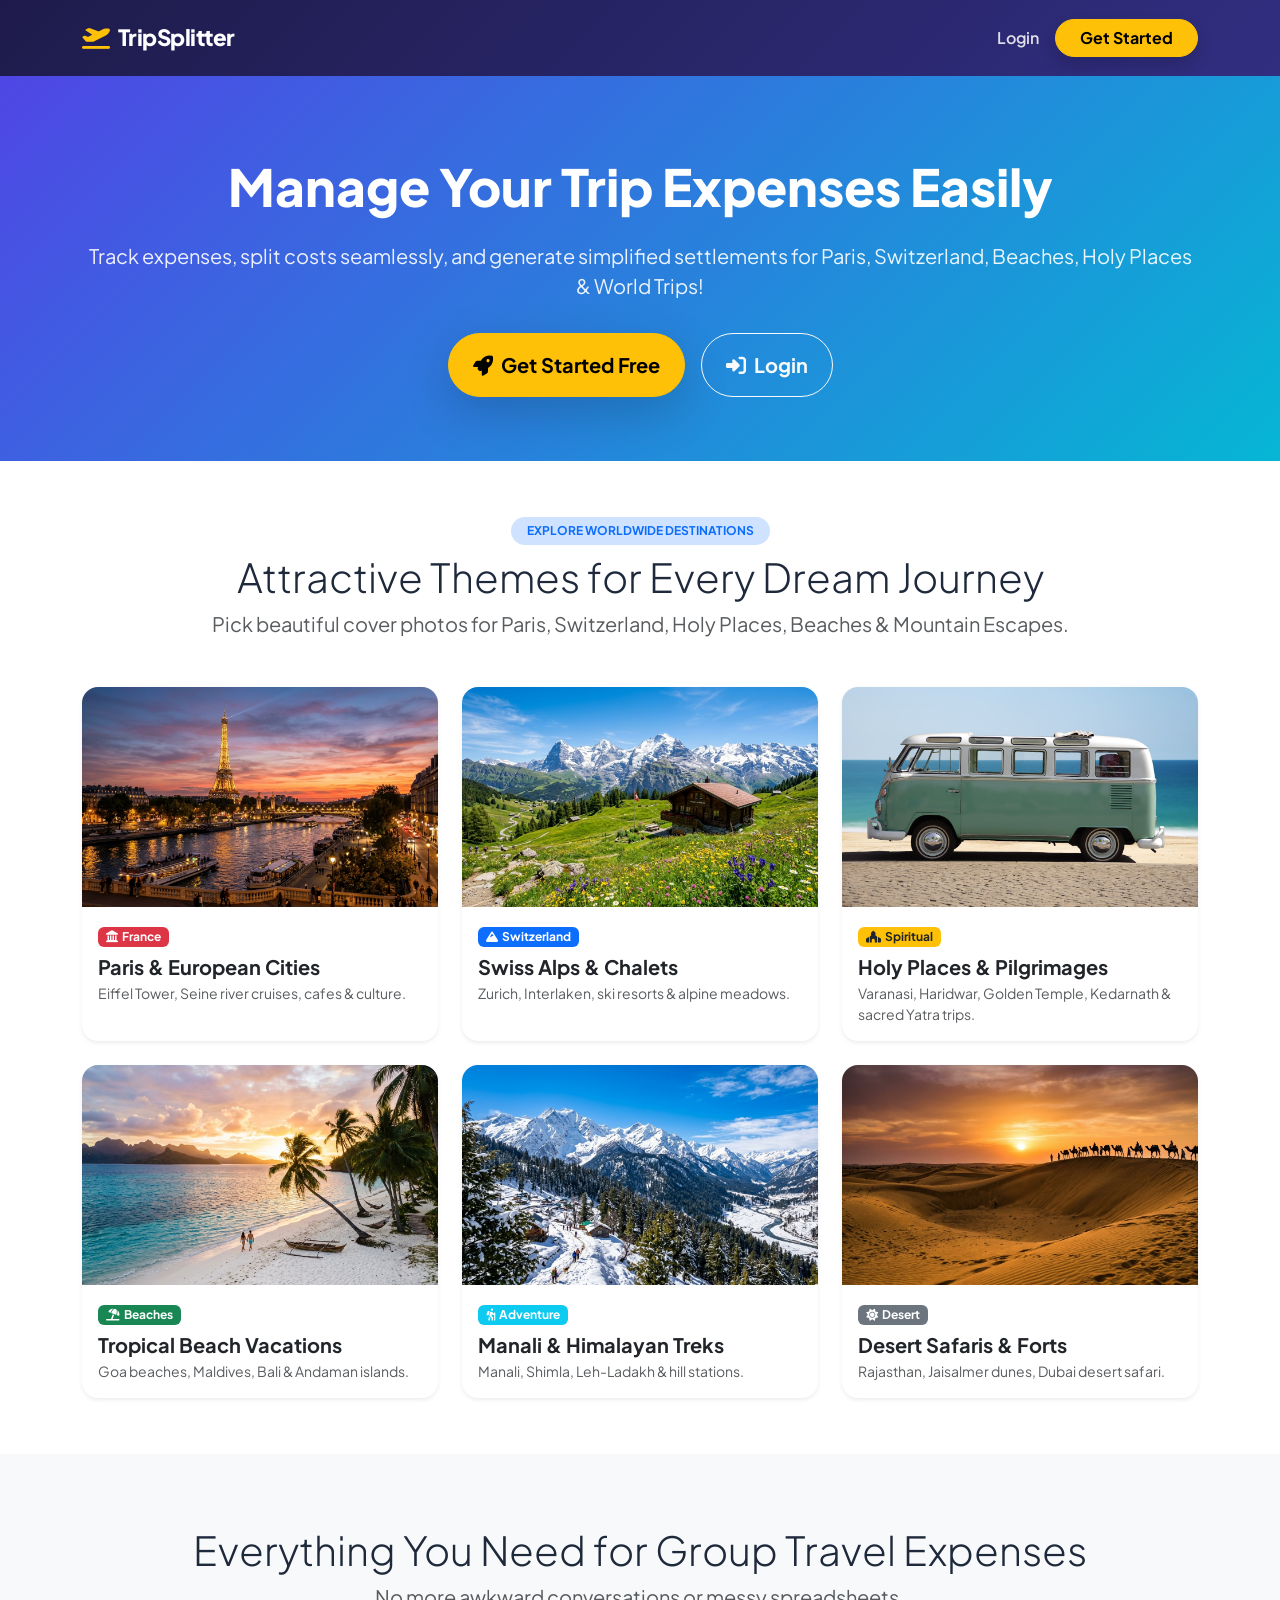
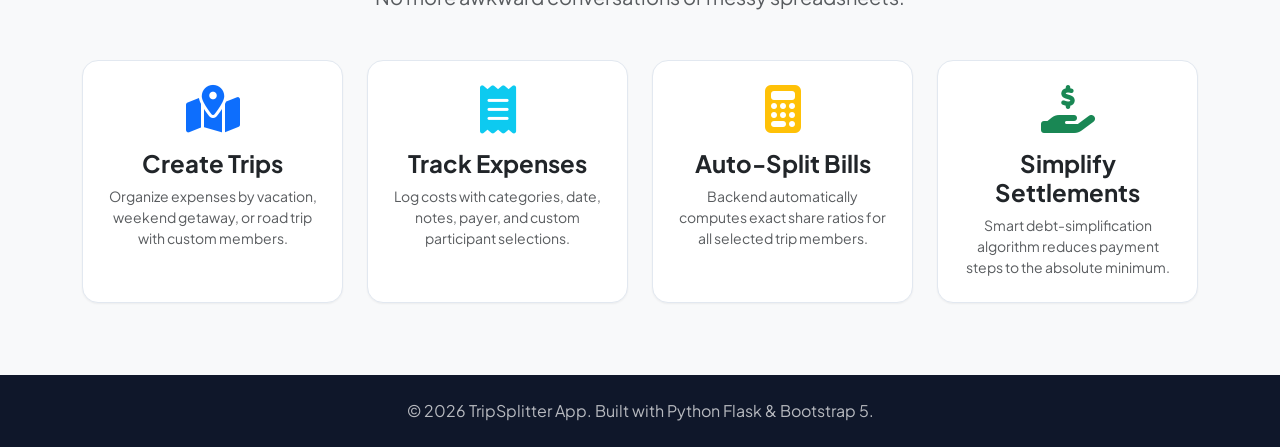
<file: frontend/index.html>
<!DOCTYPE html>
<html lang="en">
<head>
    <meta charset="UTF-8">
    <meta name="viewport" content="width=device-width, initial-scale=1.0">
    <title>Trip Expense Management & Sharing</title>
    <link href="https://cdn.jsdelivr.net/npm/bootstrap@5.3.0/dist/css/bootstrap.min.css" rel="stylesheet">
    <link href="https://cdnjs.cloudflare.com/ajax/libs/font-awesome/6.4.0/css/all.min.css" rel="stylesheet">
    <link href="https://fonts.googleapis.com/css2?family=Plus+Jakarta+Sans:wght@400;500;600;700;800&display=swap" rel="stylesheet">
    <link rel="stylesheet" href="css/style.css">
</head>
<body>

    <!-- Navbar -->
    <nav class="navbar navbar-expand-lg navbar-dark navbar-custom py-3">
        <div class="container">
            <a class="navbar-brand d-flex align-items-center gap-2" href="index.html">
                <i class="fas fa-plane-departure text-warning"></i>
                <span>TripSplitter</span>
            </a>
            <button class="navbar-toggler" type="button" data-bs-toggle="collapse" data-bs-target="#navbarNav">
                <span class="navbar-toggler-icon"></span>
            </button>
            <div class="collapse navbar-collapse" id="navbarNav">
                <ul class="navbar-nav ms-auto align-items-center gap-2">
                    <li class="nav-item"><a class="nav-link text-white fw-semibold" href="login.html">Login</a></li>
                    <li class="nav-item">
                        <a class="btn btn-warning fw-bold px-4 rounded-pill shadow" href="register.html">Get Started</a>
                    </li>
                </ul>
            </div>
        </div>
    </nav>

    <!-- Hero Section -->
    <header class="hero-section text-center">
        <div class="container">
            <h1 class="hero-title">Manage Your Trip Expenses Easily</h1>
            <p class="hero-subtitle">
                Track expenses, split costs seamlessly, and generate simplified settlements for Paris, Switzerland, Beaches, Holy Places & World Trips!
            </p>
            <div class="d-flex justify-content-center gap-3">
                <a href="register.html" class="btn btn-warning btn-lg fw-bold px-4 py-3 rounded-pill shadow-lg">
                    <i class="fas fa-rocket me-2"></i>Get Started Free
                </a>
                <a href="login.html" class="btn btn-outline-light btn-lg fw-bold px-4 py-3 rounded-pill">
                    <i class="fas fa-sign-in-alt me-2"></i>Login
                </a>
            </div>
        </div>
    </header>

    <!-- Featured Travel Destinations Gallery -->
    <section class="py-5 bg-white">
        <div class="container py-2">
            <div class="text-center mb-5">
                <span class="badge bg-primary-subtle text-primary fw-bold text-uppercase px-3 py-2 rounded-pill mb-2">Explore Worldwide Destinations</span>
                <h2 class="fw-extrabold display-6">Attractive Themes for Every Dream Journey</h2>
                <p class="text-muted fs-5">Pick beautiful cover photos for Paris, Switzerland, Holy Places, Beaches & Mountain Escapes.</p>
            </div>

            <div class="row row-cols-1 row-cols-md-2 row-cols-lg-3 g-4">
                <!-- Card 1: Paris -->
                <div class="col">
                    <div class="card card-custom h-100 shadow-sm border-0">
                        <img src="images/paris.jpg" class="card-img-top" style="height:220px; object-fit:cover;" alt="Paris, France">
                        <div class="card-body">
                            <span class="badge bg-danger mb-2"><i class="fas fa-landmark me-1"></i>France</span>
                            <h5 class="fw-bold mb-1">Paris & European Cities</h5>
                            <p class="text-muted small mb-0">Eiffel Tower, Seine river cruises, cafes & culture.</p>
                        </div>
                    </div>
                </div>

                <!-- Card 2: Switzerland -->
                <div class="col">
                    <div class="card card-custom h-100 shadow-sm border-0">
                        <img src="images/switzerland.jpg" class="card-img-top" style="height:220px; object-fit:cover;" alt="Switzerland Alps">
                        <div class="card-body">
                            <span class="badge bg-primary mb-2"><i class="fas fa-mountain me-1"></i>Switzerland</span>
                            <h5 class="fw-bold mb-1">Swiss Alps & Chalets</h5>
                            <p class="text-muted small mb-0">Zurich, Interlaken, ski resorts & alpine meadows.</p>
                        </div>
                    </div>
                </div>

                <!-- Card 3: Holy Places -->
                <div class="col">
                    <div class="card card-custom h-100 shadow-sm border-0">
                        <img src="images/holy_places.jpg" class="card-img-top" style="height:220px; object-fit:cover;" alt="Holy Places">
                        <div class="card-body">
                            <span class="badge bg-warning text-dark mb-2"><i class="fas fa-place-of-worship me-1"></i>Spiritual</span>
                            <h5 class="fw-bold mb-1">Holy Places & Pilgrimages</h5>
                            <p class="text-muted small mb-0">Varanasi, Haridwar, Golden Temple, Kedarnath & sacred Yatra trips.</p>
                        </div>
                    </div>
                </div>

                <!-- Card 4: Tropical Beach -->
                <div class="col">
                    <div class="card card-custom h-100 shadow-sm border-0">
                        <img src="images/beach.jpg" class="card-img-top" style="height:220px; object-fit:cover;" alt="Tropical Beach">
                        <div class="card-body">
                            <span class="badge bg-success mb-2"><i class="fas fa-umbrella-beach me-1"></i>Beaches</span>
                            <h5 class="fw-bold mb-1">Tropical Beach Vacations</h5>
                            <p class="text-muted small mb-0">Goa beaches, Maldives, Bali & Andaman islands.</p>
                        </div>
                    </div>
                </div>

                <!-- Card 5: Mountains -->
                <div class="col">
                    <div class="card card-custom h-100 shadow-sm border-0">
                        <img src="images/mountains.jpg" class="card-img-top" style="height:220px; object-fit:cover;" alt="Mountains">
                        <div class="card-body">
                            <span class="badge bg-info mb-2"><i class="fas fa-hiking me-1"></i>Adventure</span>
                            <h5 class="fw-bold mb-1">Manali & Himalayan Treks</h5>
                            <p class="text-muted small mb-0">Manali, Shimla, Leh-Ladakh & hill stations.</p>
                        </div>
                    </div>
                </div>

                <!-- Card 6: Desert -->
                <div class="col">
                    <div class="card card-custom h-100 shadow-sm border-0">
                        <img src="images/desert.jpg" class="card-img-top" style="height:220px; object-fit:cover;" alt="Desert Safari">
                        <div class="card-body">
                            <span class="badge bg-secondary mb-2"><i class="fas fa-sun me-1"></i>Desert</span>
                            <h5 class="fw-bold mb-1">Desert Safaris & Forts</h5>
                            <p class="text-muted small mb-0">Rajasthan, Jaisalmer dunes, Dubai desert safari.</p>
                        </div>
                    </div>
                </div>
            </div>
        </div>
    </section>

    <!-- Features Section -->
    <section class="py-5 bg-light">
        <div class="container py-4">
            <div class="text-center mb-5">
                <h2 class="fw-800 display-6">Everything You Need for Group Travel Expenses</h2>
                <p class="text-muted fs-5">No more awkward conversations or messy spreadsheets.</p>
            </div>
            <div class="row g-4">
                <div class="col-md-3">
                    <div class="card card-custom h-100 p-4 text-center">
                        <div class="mb-3 text-primary">
                            <i class="fas fa-map-marked-alt fa-3x"></i>
                        </div>
                        <h4 class="fw-bold mb-2">Create Trips</h4>
                        <p class="text-muted small mb-0">Organize expenses by vacation, weekend getaway, or road trip with custom members.</p>
                    </div>
                </div>
                <div class="col-md-3">
                    <div class="card card-custom h-100 p-4 text-center">
                        <div class="mb-3 text-info">
                            <i class="fas fa-receipt fa-3x"></i>
                        </div>
                        <h4 class="fw-bold mb-2">Track Expenses</h4>
                        <p class="text-muted small mb-0">Log costs with categories, date, notes, payer, and custom participant selections.</p>
                    </div>
                </div>
                <div class="col-md-3">
                    <div class="card card-custom h-100 p-4 text-center">
                        <div class="mb-3 text-warning">
                            <i class="fas fa-calculator fa-3x"></i>
                        </div>
                        <h4 class="fw-bold mb-2">Auto-Split Bills</h4>
                        <p class="text-muted small mb-0">Backend automatically computes exact share ratios for all selected trip members.</p>
                    </div>
                </div>
                <div class="col-md-3">
                    <div class="card card-custom h-100 p-4 text-center">
                        <div class="mb-3 text-success">
                            <i class="fas fa-hand-holding-usd fa-3x"></i>
                        </div>
                        <h4 class="fw-bold mb-2">Simplify Settlements</h4>
                        <p class="text-muted small mb-0">Smart debt-simplification algorithm reduces payment steps to the absolute minimum.</p>
                    </div>
                </div>
            </div>
        </div>
    </section>

    <!-- Footer -->
    <footer class="text-center py-4">
        <div class="container">
            <p class="mb-0">&copy; 2026 TripSplitter App. Built with Python Flask & Bootstrap 5.</p>
        </div>
    </footer>

    <script src="https://cdn.jsdelivr.net/npm/bootstrap@5.3.0/dist/js/bootstrap.bundle.min.js"></script>
    <script src="js/config.js"></script>
    <script src="js/auth.js"></script>
</body>
</html>
</file>
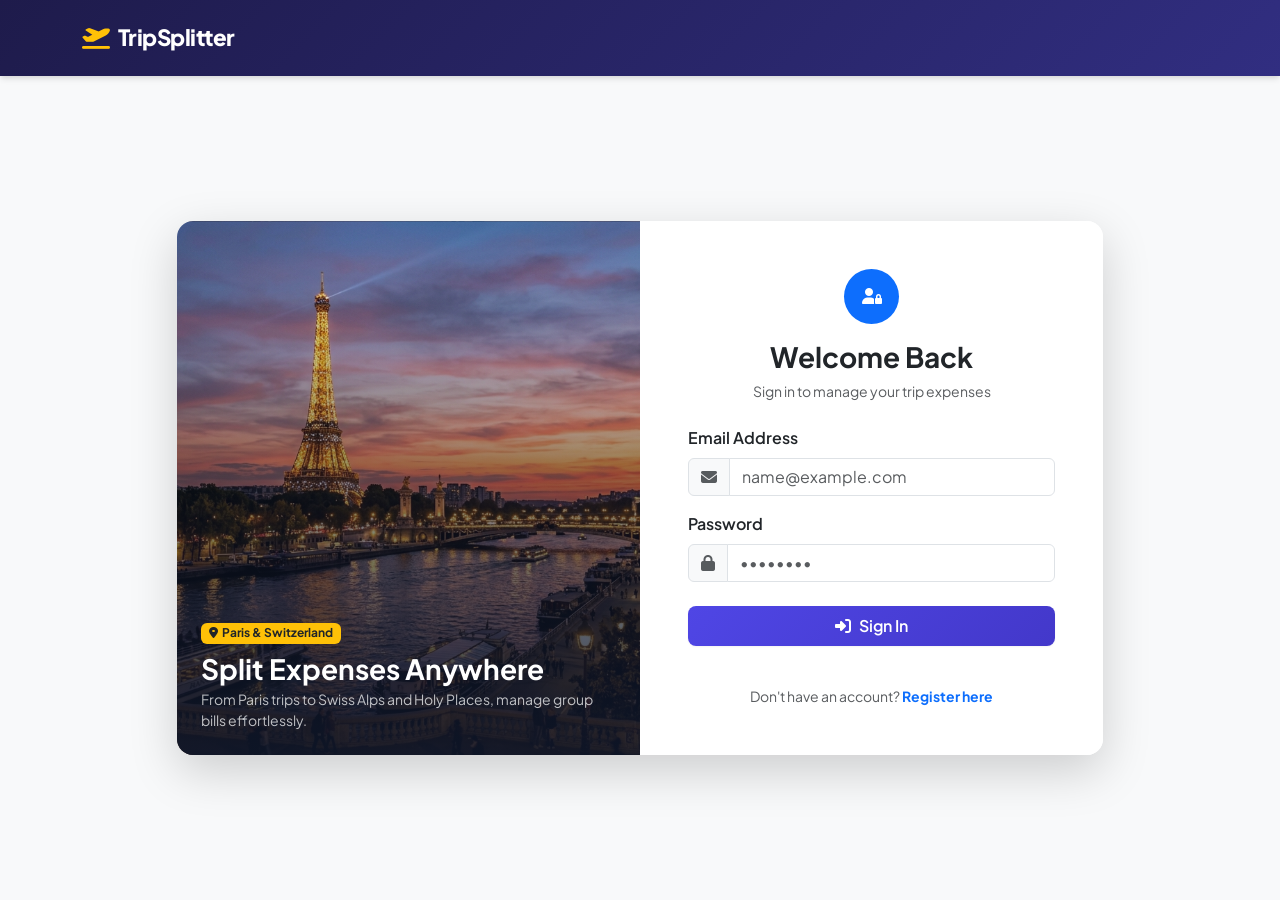
<file: frontend/create-trip.html>
<!DOCTYPE html>
<html lang="en">
<head>
    <meta charset="UTF-8">
    <meta name="viewport" content="width=device-width, initial-scale=1.0">
    <title>Create Trip - Trip Expense Management</title>
    <link href="https://cdn.jsdelivr.net/npm/bootstrap@5.3.0/dist/css/bootstrap.min.css" rel="stylesheet">
    <link href="https://cdnjs.cloudflare.com/ajax/libs/font-awesome/6.4.0/css/all.min.css" rel="stylesheet">
    <link href="https://fonts.googleapis.com/css2?family=Plus+Jakarta+Sans:wght@400;500;600;700;800&display=swap" rel="stylesheet">
    <link rel="stylesheet" href="css/style.css">
</head>
<body class="bg-light">

    <!-- Navbar -->
    <nav class="navbar navbar-expand-lg navbar-dark navbar-custom py-3">
        <div class="container">
            <a class="navbar-brand d-flex align-items-center gap-2" href="dashboard.html">
                <i class="fas fa-plane-departure text-warning"></i>
                <span>TripSplitter</span>
            </a>
            <div class="d-flex align-items-center gap-3">
                <span class="text-white fw-semibold">
                    <i class="fas fa-user-circle text-warning me-1"></i><span id="nav-user-name">User</span>
                </span>
                <button id="logout-btn" class="btn btn-outline-light btn-sm px-3 rounded-pill">
                    <i class="fas fa-sign-out-alt me-1"></i>Logout
                </button>
            </div>
        </div>
    </nav>

    <!-- Create Trip Form Container -->
    <div class="container py-5">
        <div class="row justify-content-center">
            <div class="col-lg-10">
                <div class="card card-custom p-4 p-md-5 shadow-lg border-0">
                    <div class="d-flex align-items-center mb-4">
                        <a href="dashboard.html" class="btn btn-outline-secondary btn-sm me-3">
                            <i class="fas fa-arrow-left me-1"></i>Back
                        </a>
                        <h3 class="fw-bold mb-0"><i class="fas fa-route text-primary me-2"></i>Create New Trip</h3>
                    </div>

                    <form id="create-trip-form">
                        <div class="row g-3 mb-3">
                            <div class="col-md-6">
                                <label class="form-label fw-semibold">Trip Name *</label>
                                <input type="text" id="trip_name" class="form-control" placeholder="e.g. Paris Europe Tour, Switzerland Vacation" required>
                            </div>
                            <div class="col-md-6">
                                <label class="form-label fw-semibold">Destination *</label>
                                <input type="text" id="destination" class="form-control" placeholder="e.g. Paris, Switzerland, Goa, Varanasi" required>
                            </div>
                        </div>

                        <div class="row g-3 mb-4">
                            <div class="col-md-6">
                                <label class="form-label fw-semibold">Start Date *</label>
                                <input type="date" id="start_date" class="form-control" required>
                            </div>
                            <div class="col-md-6">
                                <label class="form-label fw-semibold">End Date *</label>
                                <input type="date" id="end_date" class="form-control" required>
                            </div>
                        </div>

                        <!-- Attractive Destination Image / Theme Selector -->
                        <div class="mb-4">
                            <label class="form-label fw-bold"><i class="fas fa-images text-warning me-2"></i>Select Trip Destination Cover Photo *</label>
                            <input type="hidden" id="selected_image_url" value="images/paris.jpg">
                            <div class="row row-cols-2 row-cols-md-3 row-cols-lg-6 g-3" id="theme-selector-container">
                                <!-- Option 1: Paris -->
                                <div class="col">
                                    <div class="trip-theme-card selected" data-img="images/paris.jpg">
                                        <img src="images/paris.jpg" class="trip-theme-img" alt="Paris">
                                        <span class="trip-theme-badge">France</span>
                                        <div class="p-2 text-center small fw-bold text-dark">🗼 Paris</div>
                                    </div>
                                </div>
                                <!-- Option 2: Switzerland -->
                                <div class="col">
                                    <div class="trip-theme-card" data-img="images/switzerland.jpg">
                                        <img src="images/switzerland.jpg" class="trip-theme-img" alt="Switzerland">
                                        <span class="trip-theme-badge">Alps</span>
                                        <div class="p-2 text-center small fw-bold text-dark">🇨🇭 Switzerland</div>
                                    </div>
                                </div>
                                <!-- Option 3: Holy Places -->
                                <div class="col">
                                    <div class="trip-theme-card" data-img="images/holy_places.jpg">
                                        <img src="images/holy_places.jpg" class="trip-theme-img" alt="Holy Places">
                                        <span class="trip-theme-badge">Pilgrimage</span>
                                        <div class="p-2 text-center small fw-bold text-dark">🛕 Holy Places</div>
                                    </div>
                                </div>
                                <!-- Option 4: Beach -->
                                <div class="col">
                                    <div class="trip-theme-card" data-img="images/beach.jpg">
                                        <img src="images/beach.jpg" class="trip-theme-img" alt="Beach">
                                        <span class="trip-theme-badge">Goa/Bali</span>
                                        <div class="p-2 text-center small fw-bold text-dark">🏖️ Tropical Beach</div>
                                    </div>
                                </div>
                                <!-- Option 5: Mountains -->
                                <div class="col">
                                    <div class="trip-theme-card" data-img="images/mountains.jpg">
                                        <img src="images/mountains.jpg" class="trip-theme-img" alt="Mountains">
                                        <span class="trip-theme-badge">Manali</span>
                                        <div class="p-2 text-center small fw-bold text-dark">🏔️ Mountains</div>
                                    </div>
                                </div>
                                <!-- Option 6: Desert -->
                                <div class="col">
                                    <div class="trip-theme-card" data-img="images/desert.jpg">
                                        <img src="images/desert.jpg" class="trip-theme-img" alt="Desert">
                                        <span class="trip-theme-badge">Rajasthan</span>
                                        <div class="p-2 text-center small fw-bold text-dark">🏜️ Desert Safari</div>
                                    </div>
                                </div>
                            </div>
                        </div>

                        <div class="mb-4">
                            <label class="form-label fw-semibold">Description</label>
                            <textarea id="description" class="form-control" rows="3" placeholder="Brief notes or description about the trip..."></textarea>
                        </div>

                        <!-- Trip Members Section -->
                        <div class="mb-4 p-3 bg-light rounded border">
                            <div class="d-flex justify-content-between align-items-center mb-3">
                                <div>
                                    <h6 class="fw-bold mb-0"><i class="fas fa-users text-info me-2"></i>Trip Members</h6>
                                    <small class="text-muted">You are automatically added as the trip creator.</small>
                                </div>
                                <button type="button" id="add-member-input-btn" class="btn btn-sm btn-outline-primary">
                                    <i class="fas fa-user-plus me-1"></i>+ Add Member
                                </button>
                            </div>
                            <div id="member-inputs-container">
                                <!-- Dynamic member rows appended here -->
                            </div>
                        </div>

                        <div class="d-flex justify-content-end gap-2">
                            <a href="dashboard.html" class="btn btn-light border px-4">Cancel</a>
                            <button type="submit" class="btn btn-primary-custom px-4">
                                <i class="fas fa-check-circle me-1"></i>Create Trip
                            </button>
                        </div>
                    </form>
                </div>
            </div>
        </div>
    </div>

    <script src="https://cdn.jsdelivr.net/npm/bootstrap@5.3.0/dist/js/bootstrap.bundle.min.js"></script>
    <script src="js/config.js"></script>
    <script src="js/auth.js"></script>
    <script src="js/trips.js"></script>
</body>
</html>
</file>
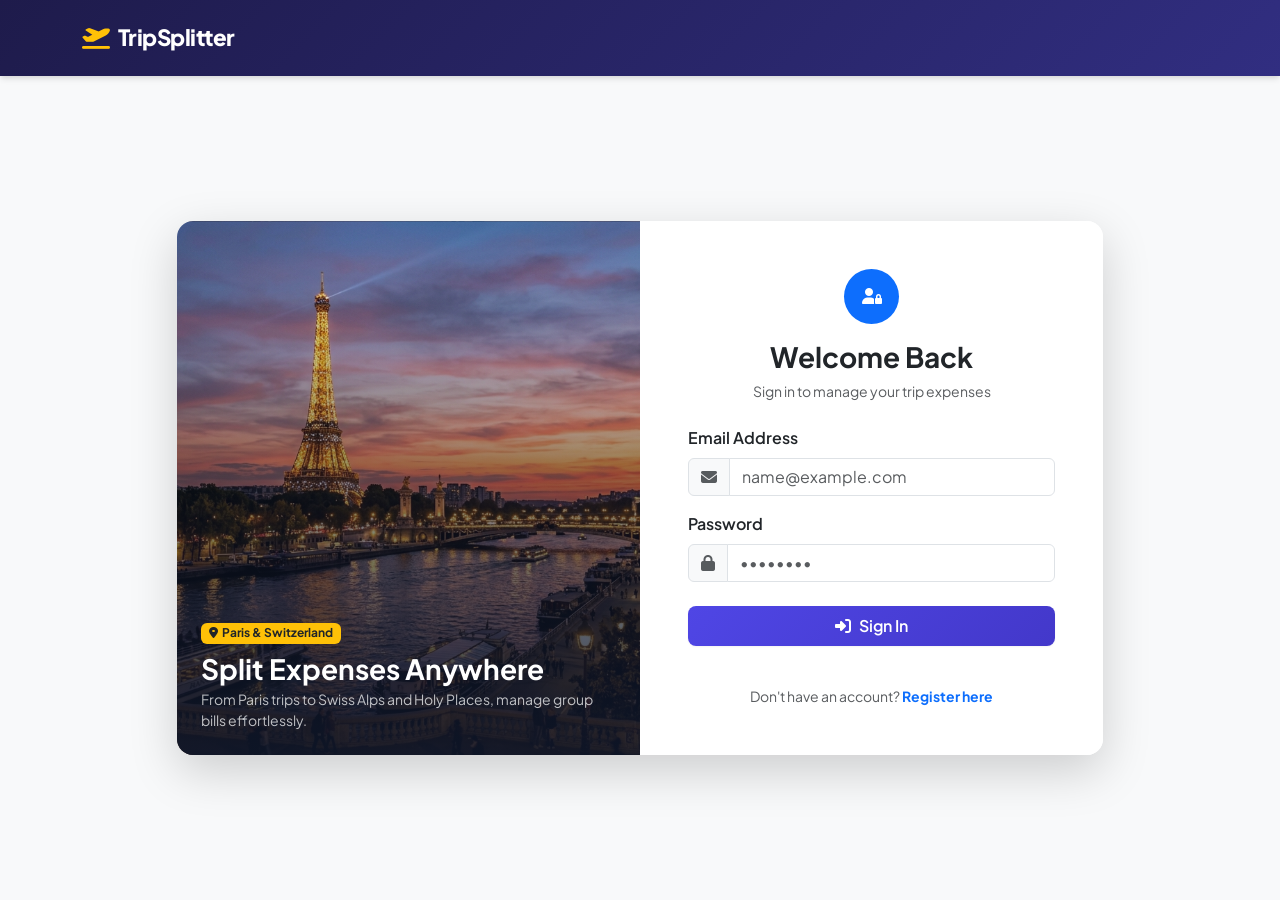
<file: frontend/dashboard.html>
<!DOCTYPE html>
<html lang="en">
<head>
    <meta charset="UTF-8">
    <meta name="viewport" content="width=device-width, initial-scale=1.0">
    <title>Dashboard - Trip Expense Management</title>
    <link href="https://cdn.jsdelivr.net/npm/bootstrap@5.3.0/dist/css/bootstrap.min.css" rel="stylesheet">
    <link href="https://cdnjs.cloudflare.com/ajax/libs/font-awesome/6.4.0/css/all.min.css" rel="stylesheet">
    <link href="https://fonts.googleapis.com/css2?family=Plus+Jakarta+Sans:wght@400;500;600;700;800&display=swap" rel="stylesheet">
    <link rel="stylesheet" href="css/style.css">
</head>
<body>

    <!-- Navbar -->
    <nav class="navbar navbar-expand-lg navbar-dark navbar-custom py-3">
        <div class="container">
            <a class="navbar-brand d-flex align-items-center gap-2" href="dashboard.html">
                <i class="fas fa-plane-departure text-warning"></i>
                <span>TripSplitter</span>
            </a>
            <button class="navbar-toggler" type="button" data-bs-toggle="collapse" data-bs-target="#navbarNav">
                <span class="navbar-toggler-icon"></span>
            </button>
            <div class="collapse navbar-collapse" id="navbarNav">
                <ul class="navbar-nav me-auto ms-4">
                    <li class="nav-item"><a class="nav-link active" href="dashboard.html"><i class="fas fa-chart-pie me-1"></i>Dashboard</a></li>
                    <li class="nav-item"><a class="nav-link" href="create-trip.html"><i class="fas fa-plus-circle me-1"></i>Create Trip</a></li>
                </ul>
                <div class="d-flex align-items-center gap-3">
                    <span class="text-white fw-semibold">
                        <i class="fas fa-user-circle text-warning me-1"></i><span id="nav-user-name">User</span>
                    </span>
                    <button id="logout-btn" class="btn btn-outline-light btn-sm px-3 rounded-pill">
                        <i class="fas fa-sign-out-alt me-1"></i>Logout
                    </button>
                </div>
            </div>
        </div>
    </nav>

    <!-- Main Content Container -->
    <div class="container py-4">
        <!-- Dashboard Banner Card with Travel Image Backdrop -->
        <div class="card card-custom p-0 mb-4 border-0 shadow-lg position-relative text-white overflow-hidden" style="background-image: url('images/switzerland.jpg'); background-size: cover; background-position: center; min-height: 180px;">
            <div class="p-4 p-md-5 w-100 h-100 d-flex justify-content-between align-items-center flex-wrap gap-3" style="background: linear-gradient(to right, rgba(15,23,42,0.85) 0%, rgba(15,23,42,0.4) 100%);">
                <div>
                    <span class="badge bg-warning text-dark fw-bold mb-2"><i class="fas fa-globe-americas me-1"></i>World Destinations</span>
                    <h2 class="fw-bold mb-1">Welcome back, <span id="welcome-user-name" class="text-warning">User</span>! 👋</h2>
                    <p class="text-light opacity-90 mb-0">Track and split expenses across Paris, Switzerland, Beaches & Holy Pilgrimages.</p>
                </div>
                <div>
                    <a href="create-trip.html" class="btn btn-warning btn-lg fw-bold px-4 shadow">
                        <i class="fas fa-plus-circle me-2"></i>Create New Trip
                    </a>
                </div>
            </div>
        </div>

        <!-- Metrics Cards Grid -->
        <div class="row g-3 mb-4">
            <div class="col-md-4 col-lg-2">
                <div class="stat-card">
                    <div class="stat-label">Total Trips</div>
                    <div class="stat-value text-primary" id="stat-total-trips">0</div>
                </div>
            </div>
            <div class="col-md-4 col-lg-2">
                <div class="stat-card">
                    <div class="stat-label">Active Trips</div>
                    <div class="stat-value text-info" id="stat-active-trips">0</div>
                </div>
            </div>
            <div class="col-md-4 col-lg-2">
                <div class="stat-card">
                    <div class="stat-label">Total Expenses</div>
                    <div class="stat-value text-dark" id="stat-total-expenses">₹0</div>
                </div>
            </div>
            <div class="col-md-4 col-lg-2">
                <div class="stat-card stat-paid">
                    <div class="stat-label">You Paid</div>
                    <div class="stat-value text-success" id="stat-amount-paid">₹0</div>
                </div>
            </div>
            <div class="col-md-4 col-lg-2">
                <div class="stat-card stat-owe">
                    <div class="stat-label">You Owe</div>
                    <div class="stat-value text-danger" id="stat-amount-owe">₹0</div>
                </div>
            </div>
            <div class="col-md-4 col-lg-2">
                <div class="stat-card stat-receive">
                    <div class="stat-label">To Receive</div>
                    <div class="stat-value text-secondary" id="stat-amount-receive">₹0</div>
                </div>
            </div>
        </div>

        <!-- Content Grid: Recent Trips & Recent Expenses -->
        <div class="row g-4">
            <!-- Recent Trips -->
            <div class="col-lg-6">
                <div class="card card-custom h-100 p-4">
                    <div class="d-flex justify-content-between align-items-center mb-3">
                        <h4 class="fw-bold mb-0"><i class="fas fa-map-marked-alt text-primary me-2"></i>Your Trips</h4>
                        <a href="create-trip.html" class="btn btn-sm btn-outline-primary fw-semibold">+ Add Trip</a>
                    </div>
                    <div id="recent-trips-container">
                        <div class="text-center py-4 text-muted">
                            <div class="spinner-border text-primary" role="status"></div>
                            <p class="mt-2">Loading trips...</p>
                        </div>
                    </div>
                </div>
            </div>

            <!-- Recent Expenses -->
            <div class="col-lg-6">
                <div class="card card-custom h-100 p-4">
                    <div class="d-flex justify-content-between align-items-center mb-3">
                        <h4 class="fw-bold mb-0"><i class="fas fa-receipt text-warning me-2"></i>Recent Expenses</h4>
                    </div>
                    <div id="recent-expenses-container">
                        <div class="text-center py-4 text-muted">
                            <div class="spinner-border text-primary" role="status"></div>
                            <p class="mt-2">Loading expenses...</p>
                        </div>
                    </div>
                </div>
            </div>
        </div>
    </div>

    <!-- Footer -->
    <footer class="text-center py-4 mt-5">
        <div class="container">
            <p class="mb-0">&copy; 2026 TripSplitter App. Built with Flask & Bootstrap 5.</p>
        </div>
    </footer>

    <script src="https://cdn.jsdelivr.net/npm/bootstrap@5.3.0/dist/js/bootstrap.bundle.min.js"></script>
    <script src="js/config.js"></script>
    <script src="js/auth.js"></script>
    <script src="js/dashboard.js"></script>
</body>
</html>
</file>
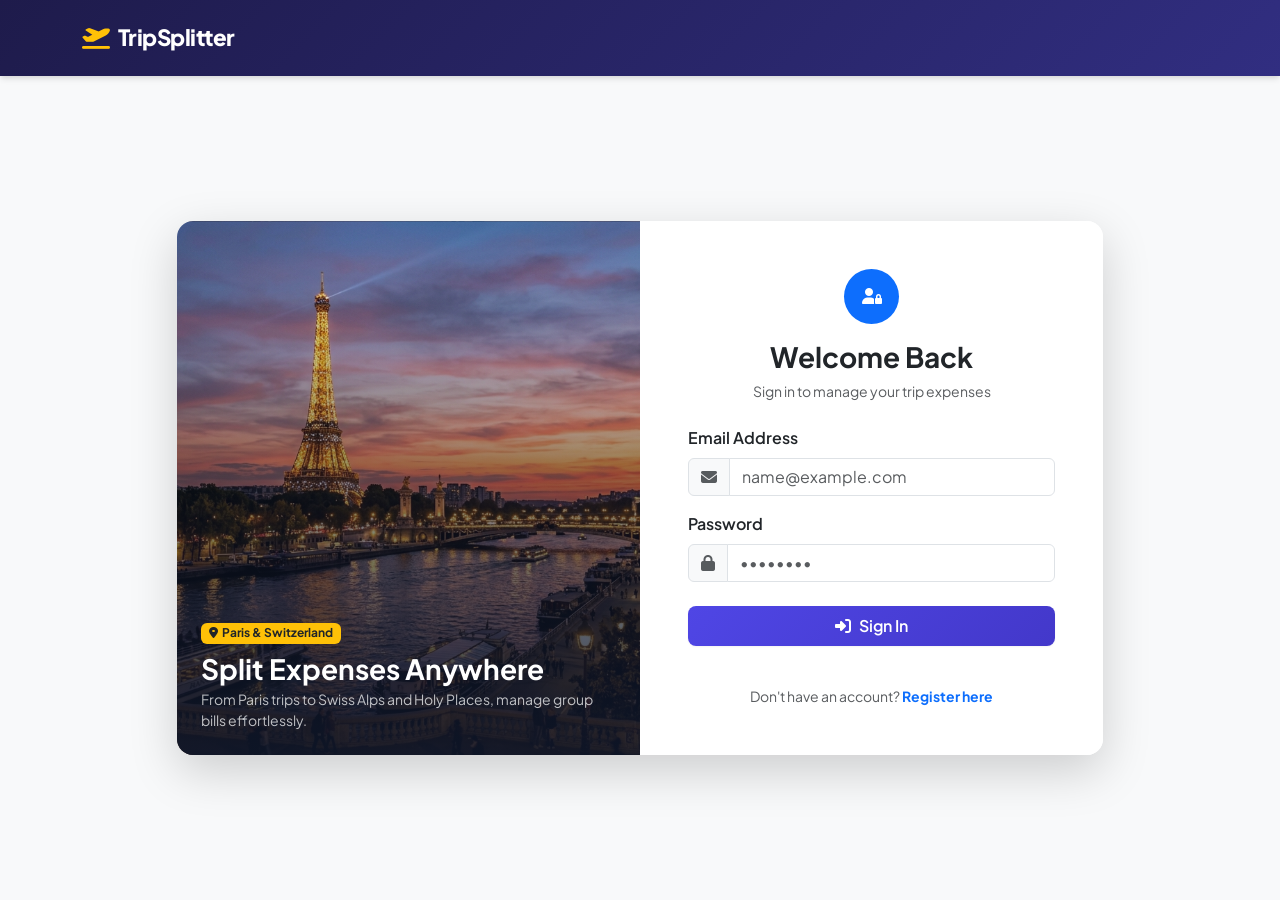
<file: frontend/expenses.html>
<!DOCTYPE html>
<html lang="en">
<head>
    <meta charset="UTF-8">
    <meta name="viewport" content="width=device-width, initial-scale=1.0">
    <title>Expenses - Trip Expense Management</title>
    <script>
        // Redirect to trip-details page with expenses tab active
        const urlParams = new URLSearchParams(window.location.search);
        const tripId = urlParams.get('id');
        if (tripId) {
            window.location.href = `trip-details.html?id=${tripId}#expenses-pane`;
        } else {
            window.location.href = 'dashboard.html';
        }
    </script>
</head>
<body>
</body>
</html>
</file>
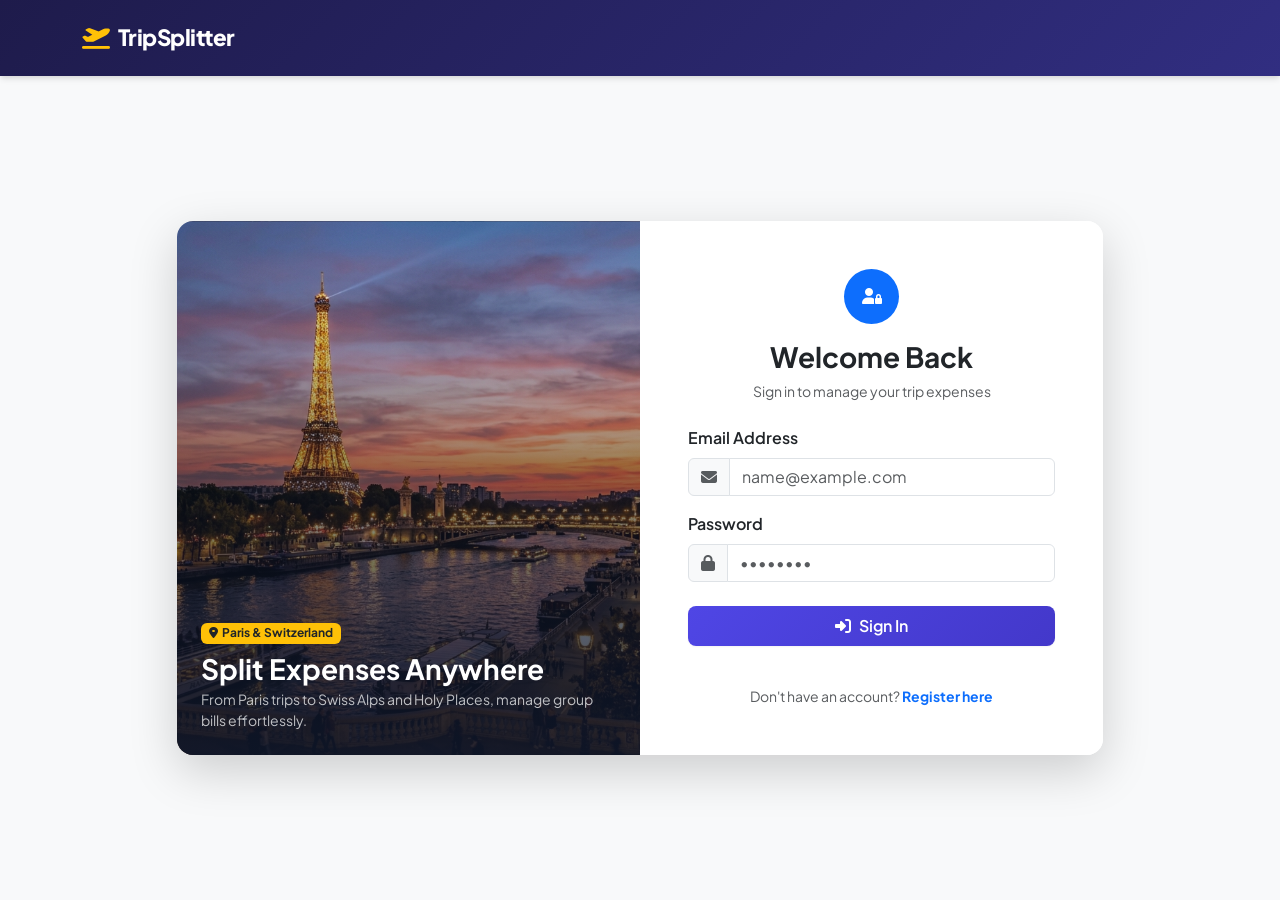
<file: frontend/login.html>
<!DOCTYPE html>
<html lang="en">
<head>
    <meta charset="UTF-8">
    <meta name="viewport" content="width=device-width, initial-scale=1.0">
    <title>Login - Trip Expense Management</title>
    <link href="https://cdn.jsdelivr.net/npm/bootstrap@5.3.0/dist/css/bootstrap.min.css" rel="stylesheet">
    <link href="https://cdnjs.cloudflare.com/ajax/libs/font-awesome/6.4.0/css/all.min.css" rel="stylesheet">
    <link href="https://fonts.googleapis.com/css2?family=Plus+Jakarta+Sans:wght@400;500;600;700;800&display=swap" rel="stylesheet">
    <link rel="stylesheet" href="css/style.css">
</head>
<body class="bg-light">

    <!-- Navbar -->
    <nav class="navbar navbar-expand-lg navbar-dark navbar-custom py-3">
        <div class="container">
            <a class="navbar-brand d-flex align-items-center gap-2" href="index.html">
                <i class="fas fa-plane-departure text-warning"></i>
                <span>TripSplitter</span>
            </a>
        </div>
    </nav>

    <!-- Login Container -->
    <div class="container my-auto py-5">
        <div class="row justify-content-center">
            <div class="col-lg-10">
                <div class="card card-custom shadow-lg border-0 overflow-hidden">
                    <div class="row g-0">
                        <!-- Left Column: Destination Photo Banner -->
                        <div class="col-md-6 d-none d-md-block position-relative" style="background-image: url('images/paris.jpg'); background-size: cover; background-position: center; min-height: 480px;">
                            <div class="position-absolute top-0 start-0 w-100 h-100 d-flex flex-column justify-content-end p-4 text-white" style="background: linear-gradient(to top, rgba(15,23,42,0.9), transparent);">
                                <span class="badge bg-warning text-dark fw-bold w-auto align-self-start mb-2"><i class="fas fa-map-marker-alt me-1"></i>Paris & Switzerland</span>
                                <h3 class="fw-bold mb-1">Split Expenses Anywhere</h3>
                                <p class="small text-light opacity-75 mb-0">From Paris trips to Swiss Alps and Holy Places, manage group bills effortlessly.</p>
                            </div>
                        </div>

                        <!-- Right Column: Login Form -->
                        <div class="col-md-6 p-4 p-md-5 bg-white">
                            <div class="text-center mb-4">
                                <div class="avatar bg-primary text-white rounded-circle mx-auto d-flex align-items-center justify-content-center mb-3" style="width: 55px; height: 55px;">
                                    <i class="fas fa-user-lock fa-1x"></i>
                                </div>
                                <h3 class="fw-bold">Welcome Back</h3>
                                <p class="text-muted small">Sign in to manage your trip expenses</p>
                            </div>

                            <form id="login-form">
                                <div class="mb-3">
                                    <label class="form-label fw-semibold">Email Address</label>
                                    <div class="input-group">
                                        <span class="input-group-text bg-light"><i class="fas fa-envelope text-muted"></i></span>
                                        <input type="email" id="email" class="form-control" placeholder="name@example.com" required>
                                    </div>
                                </div>

                                <div class="mb-4">
                                    <label class="form-label fw-semibold">Password</label>
                                    <div class="input-group">
                                        <span class="input-group-text bg-light"><i class="fas fa-lock text-muted"></i></span>
                                        <input type="password" id="password" class="form-control" placeholder="••••••••" required>
                                    </div>
                                </div>

                                <button type="submit" class="btn btn-primary-custom w-100 py-2 fs-6 mb-3">
                                    <i class="fas fa-sign-in-alt me-2"></i>Sign In
                                </button>
                            </form>

                            <div class="text-center mt-4">
                                <p class="text-muted small mb-0">Don't have an account? <a href="register.html" class="fw-bold text-primary text-decoration-none">Register here</a></p>
                            </div>
                        </div>
                    </div>
                </div>
            </div>
        </div>
    </div>

    <script src="https://cdn.jsdelivr.net/npm/bootstrap@5.3.0/dist/js/bootstrap.bundle.min.js"></script>
    <script src="js/config.js"></script>
    <script src="js/auth.js"></script>
</body>
</html>
</file>
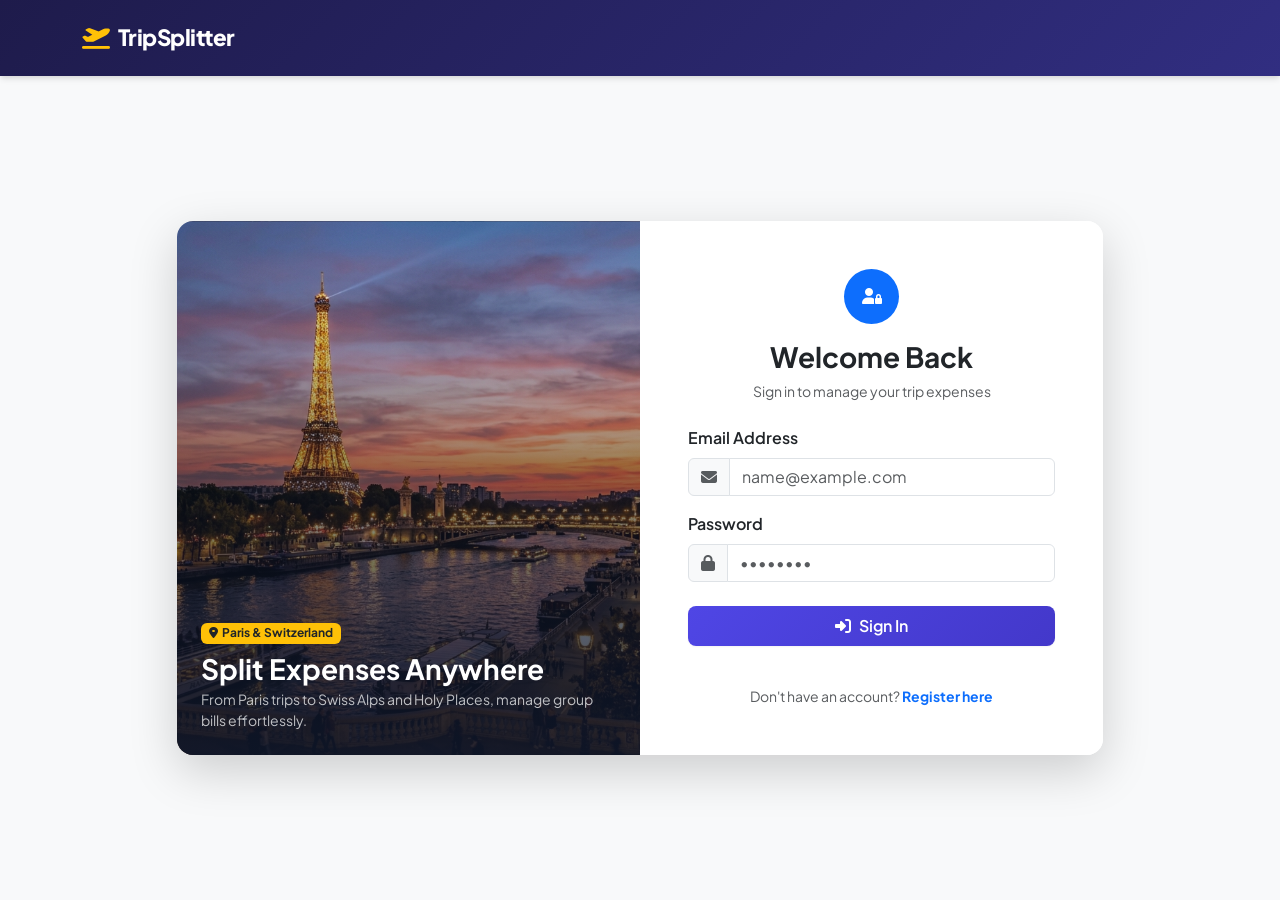
<file: frontend/profile.html>
<!DOCTYPE html>
<html lang="en">
<head>
    <meta charset="UTF-8">
    <meta name="viewport" content="width=device-width, initial-scale=1.0">
    <title>Profile - Trip Expense Management</title>
    <link href="https://cdn.jsdelivr.net/npm/bootstrap@5.3.0/dist/css/bootstrap.min.css" rel="stylesheet">
    <link href="https://cdnjs.cloudflare.com/ajax/libs/font-awesome/6.4.0/css/all.min.css" rel="stylesheet">
    <link href="https://fonts.googleapis.com/css2?family=Plus+Jakarta+Sans:wght@400;500;600;700;800&display=swap" rel="stylesheet">
    <link rel="stylesheet" href="css/style.css">
</head>
<body class="bg-light">

    <!-- Navbar -->
    <nav class="navbar navbar-expand-lg navbar-dark navbar-custom py-3">
        <div class="container">
            <a class="navbar-brand d-flex align-items-center gap-2" href="dashboard.html">
                <i class="fas fa-plane-departure text-warning"></i>
                <span>TripSplitter</span>
            </a>
            <div class="d-flex align-items-center gap-3">
                <a href="dashboard.html" class="btn btn-outline-light btn-sm px-3 rounded-pill">
                    <i class="fas fa-arrow-left me-1"></i>Dashboard
                </a>
            </div>
        </div>
    </nav>

    <!-- Profile Container -->
    <div class="container py-5">
        <div class="row justify-content-center">
            <div class="col-md-6">
                <div class="card card-custom p-4 p-md-5 text-center shadow-lg border-0">
                    <div class="avatar bg-primary text-white rounded-circle mx-auto d-flex align-items-center justify-content-center mb-3" style="width: 80px; height: 80px; font-size: 2rem; font-weight: bold;">
                        <i class="fas fa-user-circle"></i>
                    </div>
                    <h3 class="fw-bold mb-1" id="profile-name">User Name</h3>
                    <p class="text-muted mb-4" id="profile-email">user@example.com</p>

                    <hr>

                    <div class="text-start mb-4">
                        <h6 class="fw-bold text-uppercase text-muted small">Account Information</h6>
                        <p class="mb-1"><strong>Status:</strong> <span class="badge bg-success">Active</span></p>
                        <p class="mb-1"><strong>Authentication:</strong> JWT Token Secured</p>
                        <p class="mb-0"><strong>Role:</strong> Trip Manager</p>
                    </div>

                    <a href="dashboard.html" class="btn btn-primary-custom w-100">
                        <i class="fas fa-home me-2"></i>Go to Dashboard
                    </a>
                </div>
            </div>
        </div>
    </div>

    <script src="https://cdn.jsdelivr.net/npm/bootstrap@5.3.0/dist/js/bootstrap.bundle.min.js"></script>
    <script src="js/config.js"></script>
    <script src="js/auth.js"></script>
    <script>
        document.addEventListener('DOMContentLoaded', () => {
            const userJson = localStorage.getItem('user');
            if (userJson) {
                const user = JSON.parse(userJson);
                document.getElementById('profile-name').textContent = user.name;
                document.getElementById('profile-email').textContent = user.email;
            }
        });
    </script>
</body>
</html>
</file>
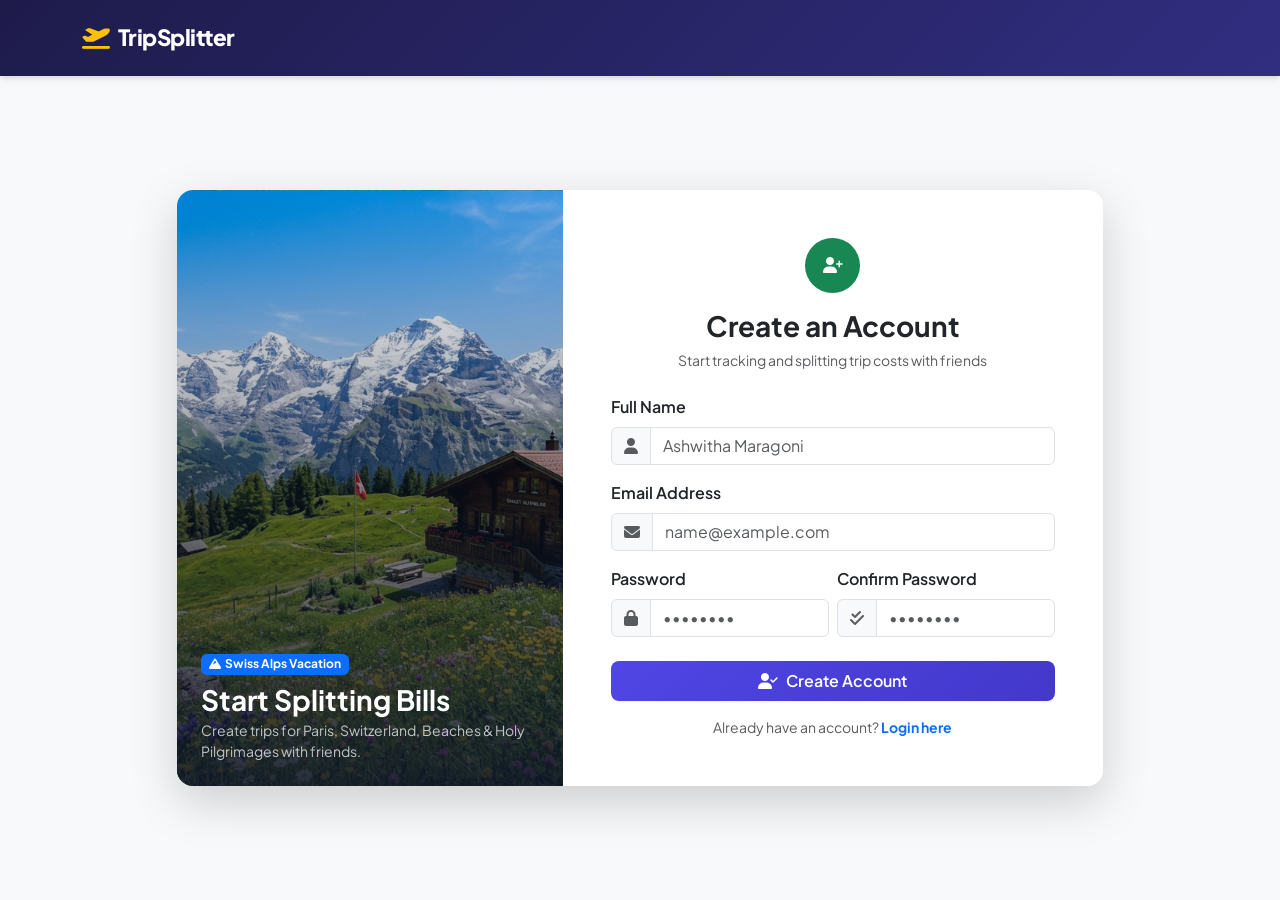
<file: frontend/register.html>
<!DOCTYPE html>
<html lang="en">
<head>
    <meta charset="UTF-8">
    <meta name="viewport" content="width=device-width, initial-scale=1.0">
    <title>Register - Trip Expense Management</title>
    <link href="https://cdn.jsdelivr.net/npm/bootstrap@5.3.0/dist/css/bootstrap.min.css" rel="stylesheet">
    <link href="https://cdnjs.cloudflare.com/ajax/libs/font-awesome/6.4.0/css/all.min.css" rel="stylesheet">
    <link href="https://fonts.googleapis.com/css2?family=Plus+Jakarta+Sans:wght@400;500;600;700;800&display=swap" rel="stylesheet">
    <link rel="stylesheet" href="css/style.css">
</head>
<body class="bg-light">

    <!-- Navbar -->
    <nav class="navbar navbar-expand-lg navbar-dark navbar-custom py-3">
        <div class="container">
            <a class="navbar-brand d-flex align-items-center gap-2" href="index.html">
                <i class="fas fa-plane-departure text-warning"></i>
                <span>TripSplitter</span>
            </a>
        </div>
    </nav>

    <!-- Register Container -->
    <div class="container my-auto py-5">
        <div class="row justify-content-center">
            <div class="col-lg-10">
                <div class="card card-custom shadow-lg border-0 overflow-hidden">
                    <div class="row g-0">
                        <!-- Left Column: Switzerland Photo Banner -->
                        <div class="col-md-5 d-none d-md-block position-relative" style="background-image: url('images/switzerland.jpg'); background-size: cover; background-position: center; min-height: 520px;">
                            <div class="position-absolute top-0 start-0 w-100 h-100 d-flex flex-column justify-content-end p-4 text-white" style="background: linear-gradient(to top, rgba(15,23,42,0.9), transparent);">
                                <span class="badge bg-primary text-white fw-bold w-auto align-self-start mb-2"><i class="fas fa-mountain me-1"></i>Swiss Alps Vacation</span>
                                <h3 class="fw-bold mb-1">Start Splitting Bills</h3>
                                <p class="small text-light opacity-75 mb-0">Create trips for Paris, Switzerland, Beaches & Holy Pilgrimages with friends.</p>
                            </div>
                        </div>

                        <!-- Right Column: Register Form -->
                        <div class="col-md-7 p-4 p-md-5 bg-white">
                            <div class="text-center mb-4">
                                <div class="avatar bg-success text-white rounded-circle mx-auto d-flex align-items-center justify-content-center mb-3" style="width: 55px; height: 55px;">
                                    <i class="fas fa-user-plus fa-1x"></i>
                                </div>
                                <h3 class="fw-bold">Create an Account</h3>
                                <p class="text-muted small">Start tracking and splitting trip costs with friends</p>
                            </div>

                            <form id="register-form">
                                <div class="mb-3">
                                    <label class="form-label fw-semibold">Full Name</label>
                                    <div class="input-group">
                                        <span class="input-group-text bg-light"><i class="fas fa-user text-muted"></i></span>
                                        <input type="text" id="name" class="form-control" placeholder="Ashwitha Maragoni" required>
                                    </div>
                                </div>

                                <div class="mb-3">
                                    <label class="form-label fw-semibold">Email Address</label>
                                    <div class="input-group">
                                        <span class="input-group-text bg-light"><i class="fas fa-envelope text-muted"></i></span>
                                        <input type="email" id="email" class="form-control" placeholder="name@example.com" required>
                                    </div>
                                </div>

                                <div class="row g-2 mb-4">
                                    <div class="col-md-6">
                                        <label class="form-label fw-semibold">Password</label>
                                        <div class="input-group">
                                            <span class="input-group-text bg-light"><i class="fas fa-lock text-muted"></i></span>
                                            <input type="password" id="password" class="form-control" placeholder="••••••••" required>
                                        </div>
                                    </div>
                                    <div class="col-md-6">
                                        <label class="form-label fw-semibold">Confirm Password</label>
                                        <div class="input-group">
                                            <span class="input-group-text bg-light"><i class="fas fa-check-double text-muted"></i></span>
                                            <input type="password" id="confirm_password" class="form-control" placeholder="••••••••" required>
                                        </div>
                                    </div>
                                </div>

                                <button type="submit" class="btn btn-primary-custom w-100 py-2 fs-6 mb-3">
                                    <i class="fas fa-user-check me-2"></i>Create Account
                                </button>
                            </form>

                            <div class="text-center">
                                <p class="text-muted small mb-0">Already have an account? <a href="login.html" class="fw-bold text-primary text-decoration-none">Login here</a></p>
                            </div>
                        </div>
                    </div>
                </div>
            </div>
        </div>
    </div>

    <script src="https://cdn.jsdelivr.net/npm/bootstrap@5.3.0/dist/js/bootstrap.bundle.min.js"></script>
    <script src="js/config.js"></script>
    <script src="js/auth.js"></script>
</body>
</html>
</file>
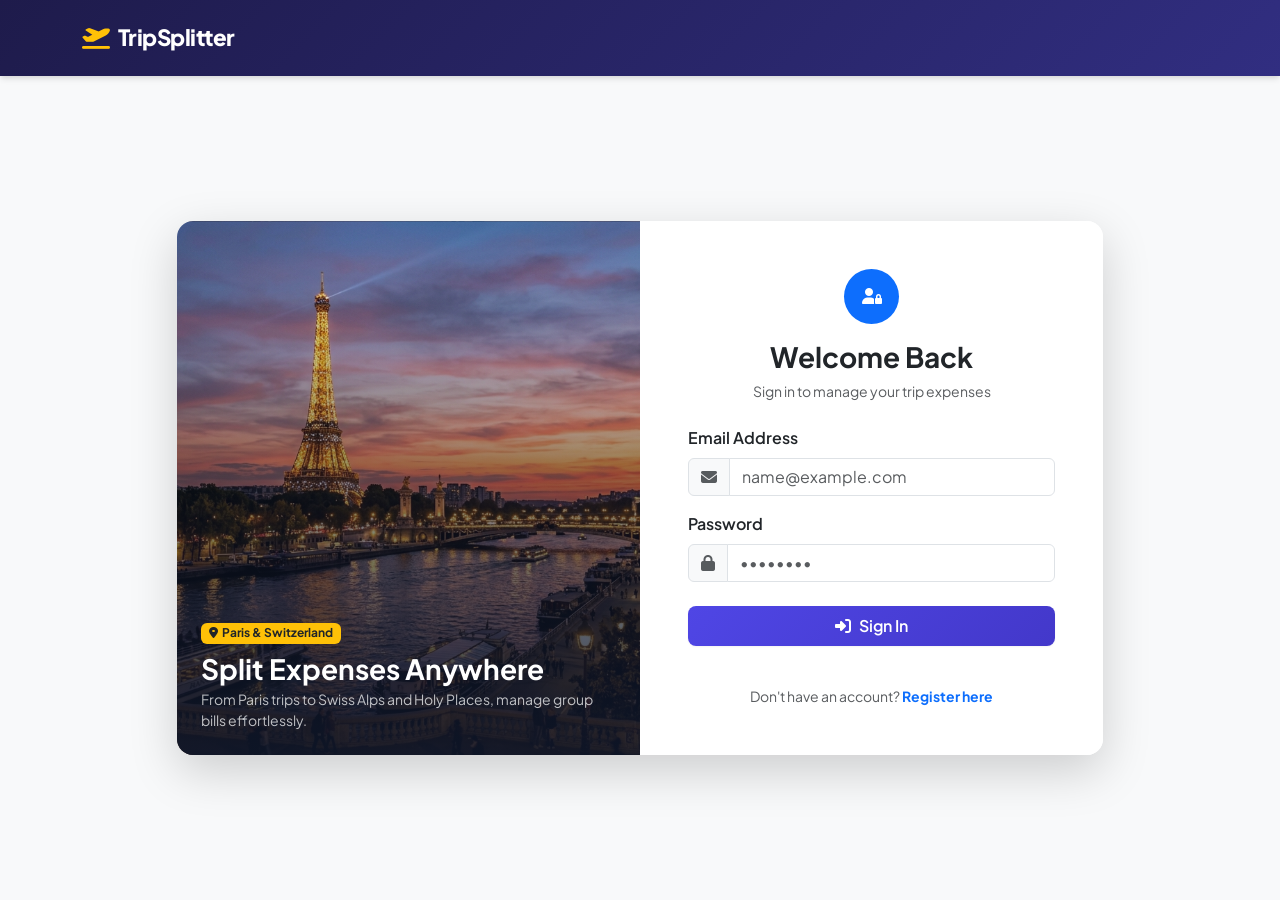
<file: frontend/settlements.html>
<!DOCTYPE html>
<html lang="en">
<head>
    <meta charset="UTF-8">
    <meta name="viewport" content="width=device-width, initial-scale=1.0">
    <title>Settlements - Trip Expense Management</title>
    <script>
        // Redirect to trip-details page with settlements tab active
        const urlParams = new URLSearchParams(window.location.search);
        const tripId = urlParams.get('id');
        if (tripId) {
            window.location.href = `trip-details.html?id=${tripId}#settlements-pane`;
        } else {
            window.location.href = 'dashboard.html';
        }
    </script>
</head>
<body>
</body>
</html>
</file>
<file: frontend/css/style.css>
/* Trip Expense Management - Main Stylesheet */
:root {
    --primary-color: #4f46e5;
    --primary-hover: #4338ca;
    --secondary-color: #06b6d4;
    --accent-color: #10b981;
    --danger-color: #ef4444;
    --warning-color: #f59e0b;
    --dark-bg: #0f172a;
    --card-bg: #ffffff;
    --light-bg: #f8fafc;
    --text-primary: #1e293b;
    --text-muted: #64748b;
    --border-color: #e2e8f0;
    --shadow-sm: 0 1px 2px 0 rgba(0, 0, 0, 0.05);
    --shadow-md: 0 4px 6px -1px rgba(0, 0, 0, 0.1), 0 2px 4px -1px rgba(0, 0, 0, 0.06);
    --shadow-lg: 0 10px 15px -3px rgba(0, 0, 0, 0.1), 0 4px 6px -2px rgba(0, 0, 0, 0.05);
    --radius-lg: 1rem;
    --radius-md: 0.5rem;
}

body {
    font-family: 'Plus Jakarta Sans', -apple-system, BlinkMacSystemFont, 'Segoe UI', Roboto, Helvetica, Arial, sans-serif;
    background-color: var(--light-bg);
    color: var(--text-primary);
    min-height: 100vh;
    display: flex;
    flex-direction: column;
}

/* Navbar Customization */
.navbar-custom {
    background: linear-gradient(135deg, #1e1b4b 0%, #312e81 100%);
    box-shadow: var(--shadow-md);
}

.navbar-brand {
    font-weight: 800;
    letter-spacing: -0.5px;
    font-size: 1.4rem;
}

.nav-link {
    font-weight: 500;
    color: rgba(255, 255, 255, 0.85) !important;
    transition: color 0.2s ease-in-out;
}

.nav-link:hover, .nav-link.active {
    color: #ffffff !important;
}

/* Hero Section */
.hero-section {
    background: linear-gradient(135deg, #4f46e5 0%, #06b6d4 100%);
    color: white;
    padding: 5rem 0 4rem 0;
    position: relative;
    overflow: hidden;
}

.hero-title {
    font-size: 3.2rem;
    font-weight: 800;
    line-height: 1.2;
    margin-bottom: 1.5rem;
}

.hero-subtitle {
    font-size: 1.25rem;
    color: rgba(255, 255, 255, 0.9);
    margin-bottom: 2rem;
}

/* Cards & Stats */
.card-custom {
    background-color: var(--card-bg);
    border: 1px solid var(--border-color);
    border-radius: var(--radius-lg);
    box-shadow: var(--shadow-sm);
    transition: transform 0.2s ease, box-shadow 0.2s ease;
    overflow: hidden;
}

.card-custom:hover {
    transform: translateY(-2px);
    box-shadow: var(--shadow-md);
}

.stat-card {
    border-left: 4px solid var(--primary-color);
    padding: 1.25rem;
    border-radius: var(--radius-md);
    background: #ffffff;
    box-shadow: var(--shadow-sm);
}

.stat-card.stat-paid { border-left-color: var(--accent-color); }
.stat-card.stat-owe { border-left-color: var(--danger-color); }
.stat-card.stat-receive { border-left-color: var(--secondary-color); }

.stat-value {
    font-size: 1.8rem;
    font-weight: 700;
    margin-top: 0.25rem;
}

.stat-label {
    font-size: 0.875rem;
    text-transform: uppercase;
    letter-spacing: 0.5px;
    color: var(--text-muted);
    font-weight: 600;
}

/* Trip Image & Theme Selector */
.trip-card-img {
    height: 160px;
    object-fit: cover;
    width: 100%;
}

.trip-theme-card {
    cursor: pointer;
    border: 2px solid var(--border-color);
    border-radius: var(--radius-md);
    overflow: hidden;
    transition: all 0.2s ease;
    position: relative;
}

.trip-theme-card:hover {
    border-color: var(--primary-color);
    transform: scale(1.02);
}

.trip-theme-card.selected {
    border-color: var(--primary-color);
    box-shadow: 0 0 0 4px rgba(79, 70, 229, 0.25);
}

.trip-theme-img {
    height: 100px;
    object-fit: cover;
    width: 100%;
}

.trip-theme-badge {
    position: absolute;
    top: 8px;
    right: 8px;
    background: rgba(0,0,0,0.6);
    color: white;
    padding: 2px 8px;
    border-radius: 12px;
    font-size: 0.75rem;
    font-weight: 600;
}

/* Trip Details Hero Header */
.trip-hero-banner {
    position: relative;
    border-radius: var(--radius-lg);
    overflow: hidden;
    background-size: cover;
    background-position: center;
    color: white;
    min-height: 220px;
}

.trip-hero-overlay {
    background: linear-gradient(to right, rgba(15, 23, 42, 0.85) 0%, rgba(15, 23, 42, 0.4) 100%);
    padding: 2.5rem;
    height: 100%;
    width: 100%;
    display: flex;
    flex-direction: column;
    justify-content: center;
}

/* Buttons */
.btn-primary-custom {
    background: linear-gradient(135deg, #4f46e5 0%, #4338ca 100%);
    color: white;
    border: none;
    font-weight: 600;
    padding: 0.6rem 1.4rem;
    border-radius: var(--radius-md);
    box-shadow: var(--shadow-sm);
    transition: all 0.2s ease;
}

.btn-primary-custom:hover {
    background: linear-gradient(135deg, #4338ca 0%, #3730a3 100%);
    color: white;
    box-shadow: var(--shadow-md);
}

/* Category Badges */
.badge-category {
    font-size: 0.8rem;
    font-weight: 600;
    padding: 0.4em 0.8em;
    border-radius: 50rem;
}

.badge-food { background-color: #fee2e2; color: #991b1b; }
.badge-travel { background-color: #e0f2fe; color: #075985; }
.badge-hotel { background-color: #fef3c7; color: #92400e; }
.badge-shopping { background-color: #f3e8ff; color: #6b21a8; }
.badge-entertainment { background-color: #dcfce7; color: #166534; }
.badge-other { background-color: #f1f5f9; color: #475569; }

/* Table Styling */
.table-custom {
    background: white;
    border-radius: var(--radius-md);
    overflow: hidden;
}

.table-custom th {
    background-color: #f8fafc;
    color: var(--text-muted);
    font-weight: 600;
    text-transform: uppercase;
    font-size: 0.75rem;
    letter-spacing: 0.5px;
    border-bottom: 2px solid var(--border-color);
}

/* Settlement Cards */
.settlement-item {
    border-left: 4px solid var(--accent-color);
    background: #f0fdf4;
    padding: 1rem;
    border-radius: var(--radius-md);
    margin-bottom: 0.75rem;
}

/* Toast Notifications */
#toast-container {
    position: fixed;
    top: 1.5rem;
    right: 1.5rem;
    z-index: 9999;
}

/* Footer */
footer {
    margin-top: auto;
    background-color: var(--dark-bg);
    color: rgba(255, 255, 255, 0.7);
    padding: 2rem 0;
}
</file>
